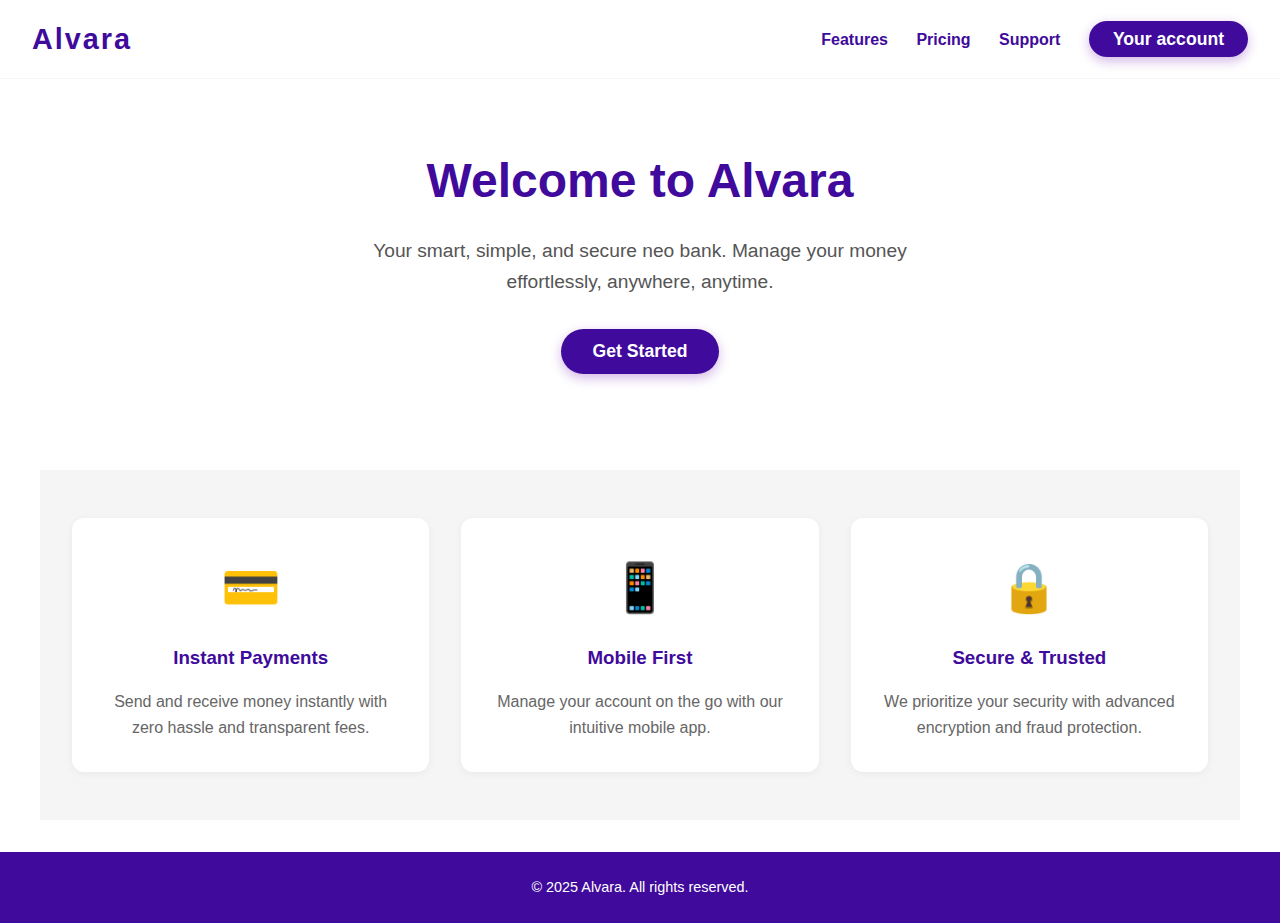
<file: src/alvara/templates/index.html>
<!DOCTYPE html>
<html lang="en">
<head>
  <meta charset="UTF-8" />
  <meta name="viewport" content="width=device-width, initial-scale=1" />
  <title>Alvara - Your Neo Bank</title>
  <style>
    /* Colors */
    :root {
      --white: #ffffff;
      --purple: #400a9c; /* nice deep purple accent */
      --purple-light: #9b59b6;
      --gray-light: #f5f5f5;
      --gray-dark: #555555;
    }

    /* Reset & base */
    * {
      box-sizing: border-box;
      margin: 0;
      padding: 0;
      font-family: 'Segoe UI', Tahoma, Geneva, Verdana, sans-serif;
    }

    body {
      background-color: var(--white);
      color: var(--gray-dark);
      line-height: 1.6;
      min-height: 100vh;
      display: flex;
      flex-direction: column;
    }

    a {
      color: var(--purple);
      text-decoration: none;
      font-weight: 600;
    }

    a:hover {
      text-decoration: underline;
    }

    /* Header */
    header {
      background: var(--white);
      padding: 1rem 2rem;
      border-bottom: 1px solid var(--gray-light);
      display: flex;
      justify-content: space-between;
      align-items: center;
    }

    .logo {
      font-size: 1.8rem;
      font-weight: 700;
      color: var(--purple);
      letter-spacing: 2px;
    }

    nav a {
      margin-left: 1.5rem;
      font-weight: 600;
      font-size: 1rem;
    }

    /* Hero */
    .hero {
      flex-grow: 1;
      display: flex;
      flex-direction: column;
      justify-content: center;
      align-items: center;
      text-align: center;
      padding: 4rem 2rem;
      max-width: 900px;
      margin: 0 auto;
    }

    .hero h1 {
      font-size: 3rem;
      color: var(--purple);
      margin-bottom: 1rem;
    }

    .hero p {
      font-size: 1.2rem;
      color: var(--gray-dark);
      max-width: 600px;
      margin-bottom: 2rem;
    }

    .btn-primary {
      background-color: var(--purple);
      color: var(--white);
      padding: 0.75rem 2rem;
      border: none;
      border-radius: 25px;
      font-size: 1.1rem;
      cursor: pointer;
      transition: background-color 0.3s ease;
      font-weight: 700;
      box-shadow: 0 4px 12px rgba(106, 13, 173, 0.3);
    }

    .btn-primary:hover {
      background-color: var(--purple-light);
    }

    /* Features Section */
    .features {
      background-color: var(--gray-light);
      padding: 3rem 2rem;
      display: flex;
      justify-content: space-around;
      flex-wrap: wrap;
      gap: 2rem;
      max-width: 1200px;
      margin: 2rem auto;
    }

    .feature {
      background: var(--white);
      border-radius: 12px;
      padding: 2rem;
      flex: 1 1 280px;
      box-shadow: 0 2px 8px rgba(0,0,0,0.05);
      text-align: center;
      transition: transform 0.3s ease;
    }

    .feature:hover {
      transform: translateY(-8px);
      box-shadow: 0 6px 16px rgba(106, 13, 173, 0.2);
    }

    .feature-icon {
      font-size: 3rem;
      color: var(--purple);
      margin-bottom: 1rem;
    }

    .feature h3 {
      margin-bottom: 1rem;
      color: var(--purple);
    }

    .feature p {
      color: #666;
      font-size: 1rem;
    }

    /* Footer */
    footer {
      background-color: var(--purple);
      color: var(--white);
      text-align: center;
      padding: 1.5rem 2rem;
      font-size: 0.9rem;
      margin-top: auto;
    }
  </style>
</head>
<body>

  <header>
    <div class="logo">Alvara</div>
    <nav>
      <a href="#">Features</a>
      <a href="#">Pricing</a>
      <a href="#">Support</a>
      <a href="/login" class="btn-primary" style="padding: 0.5rem 1.5rem; font-weight: 600;">Your account</a>
    </nav>
  </header>

  <section class="hero">
    <h1>Welcome to Alvara</h1>
    <p>Your smart, simple, and secure neo bank. Manage your money effortlessly, anywhere, anytime.</p>
    <button class="btn-primary">Get Started</button>
  </section>

  <section class="features" aria-label="Key Features">
    <article class="feature">
      <div class="feature-icon">💳</div>
      <h3>Instant Payments</h3>
      <p>Send and receive money instantly with zero hassle and transparent fees.</p>
    </article>

    <article class="feature">
      <div class="feature-icon">📱</div>
      <h3>Mobile First</h3>
      <p>Manage your account on the go with our intuitive mobile app.</p>
    </article>

    <article class="feature">
      <div class="feature-icon">🔒</div>
      <h3>Secure & Trusted</h3>
      <p>We prioritize your security with advanced encryption and fraud protection.</p>
    </article>
  </section>

  <footer>
    &copy; 2025 Alvara. All rights reserved.
  </footer>

</body>
</html>
</file>
